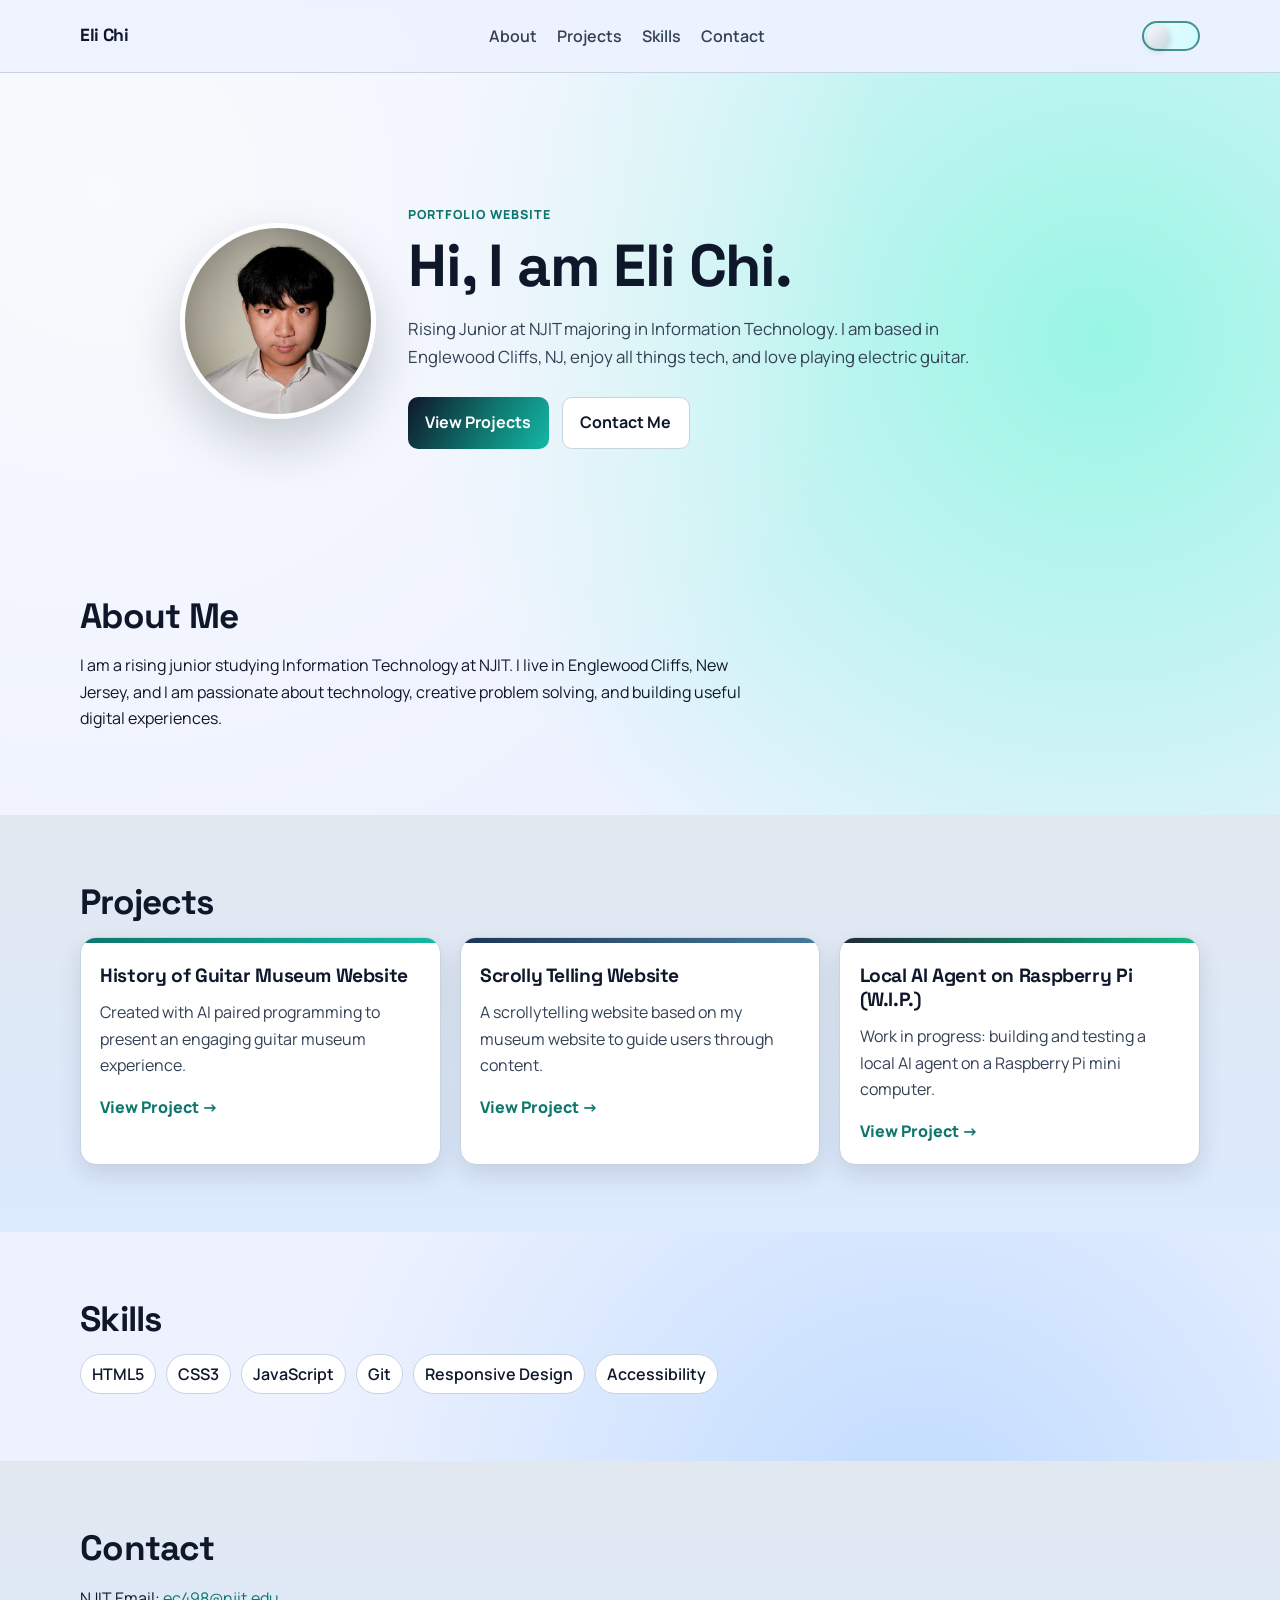
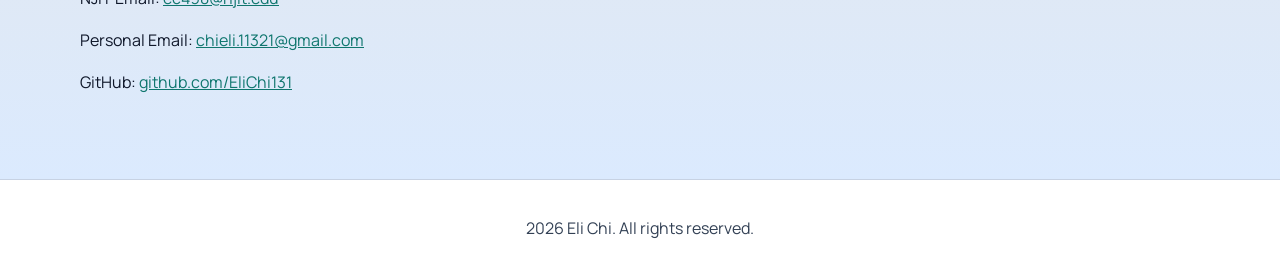
<file: index.html>
<!DOCTYPE html>
<html lang="en">
  <head>
    <meta charset="UTF-8" />
    <meta name="viewport" content="width=device-width, initial-scale=1.0" />
    <meta
      name="description"
      content="Personal portfolio website showcasing projects, skills, and contact information."
    />
    <title>Eli Chi | Portfolio</title>
    <link rel="preconnect" href="https://fonts.googleapis.com" />
    <link rel="preconnect" href="https://fonts.gstatic.com" crossorigin />
    <link
      href="https://fonts.googleapis.com/css2?family=Manrope:wght@400;500;600;700;800&family=Space+Grotesk:wght@500;700&display=swap"
      rel="stylesheet"
    />
    <link rel="stylesheet" href="css/styles.css" />
  </head>
  <body>
    <header class="site-header">
      <div class="container nav-wrap">
        <a class="brand" href="#home">Eli Chi</a>
        <nav id="siteNav" class="site-nav" aria-label="Main navigation">
          <a href="#about">About</a>
          <a href="#projects">Projects</a>
          <a href="#skills">Skills</a>
          <a href="#contact">Contact</a>
        </nav>
        <div class="header-controls">
          <button class="theme-toggle" id="themeToggle" type="button" aria-label="Switch to dark mode">Dark</button>
          <button class="menu-toggle" id="menuToggle" aria-label="Toggle navigation" aria-expanded="false">
            Menu
          </button>
        </div>
      </div>
    </header>

    <main id="home">
      <section class="hero">
        <div class="container hero-content hero-layout">
          <img
            class="headshot"
            src="assets/images/headshot/image.png"
            alt="Headshot of Eli Chi"
          />
          <div class="hero-text">
            <p class="eyebrow">Portfolio Website</p>
            <h1>Hi, I am Eli Chi.</h1>
            <p class="subtitle">
              Rising Junior at NJIT majoring in Information Technology. I am based in
              Englewood Cliffs, NJ, enjoy all things tech, and love playing electric guitar.
            </p>
            <div class="hero-actions">
              <a class="btn btn-primary" href="#projects">View Projects</a>
              <a class="btn btn-secondary" href="#contact">Contact Me</a>
            </div>
          </div>
        </div>
      </section>

      <section id="about" class="section">
        <div class="container">
          <h2>About Me</h2>
          <p class="prose">
            I am a rising junior studying Information Technology at NJIT. I live in
            Englewood Cliffs, New Jersey, and I am passionate about technology, creative
            problem solving, and building useful digital experiences.
          </p>
        </div>
      </section>

      <section id="projects" class="section section-alt">
        <div class="container">
          <h2>Projects</h2>
          <div class="project-grid">
            <article class="card project-card museum-card">
              <h3>History of Guitar Museum Website</h3>
              <p>Created with AI paired programming to present an engaging guitar museum experience.</p>
              <a class="card-link" href="projects/guitar-museum.html" aria-label="Open History of Guitar Museum project page">View Project</a>
            </article>
            <article class="card project-card scrolly-card">
              <h3>Scrolly Telling Website</h3>
              <p>A scrollytelling website based on my museum website to guide users through content.</p>
              <a class="card-link" href="projects/scrolly-telling.html" aria-label="Open Scrolly Telling project page">View Project</a>
            </article>
            <article class="card project-card ai-card">
              <h3>Local AI Agent on Raspberry Pi (W.I.P.)</h3>
              <p>Work in progress: building and testing a local AI agent on a Raspberry Pi mini computer.</p>
              <a class="card-link" href="projects/local-ai-agent.html" aria-label="Open Local AI Agent project page">View Project</a>
            </article>
          </div>
        </div>
      </section>

      <section id="skills" class="section">
        <div class="container">
          <h2>Skills</h2>
          <ul class="pill-list">
            <li>HTML5</li>
            <li>CSS3</li>
            <li>JavaScript</li>
            <li>Git</li>
            <li>Responsive Design</li>
            <li>Accessibility</li>
          </ul>
        </div>
      </section>

      <section id="contact" class="section section-alt">
        <div class="container">
          <h2>Contact</h2>
          <p>NJIT Email: <a href="mailto:ec498@njit.edu">ec498@njit.edu</a></p>
          <p>Personal Email: <a href="mailto:chieli.11321@gmail.com">chieli.11321@gmail.com</a></p>
          <p>GitHub: <a href="https://github.com/EliChi131" target="_blank" rel="noopener noreferrer">github.com/EliChi131</a></p>
        </div>
      </section>
    </main>

    <footer class="site-footer">
      <div class="container">
        <p><span id="year"></span> Eli Chi. All rights reserved.</p>
      </div>
    </footer>

    <script src="js/main.js"></script>
  </body>
</html>
</file>
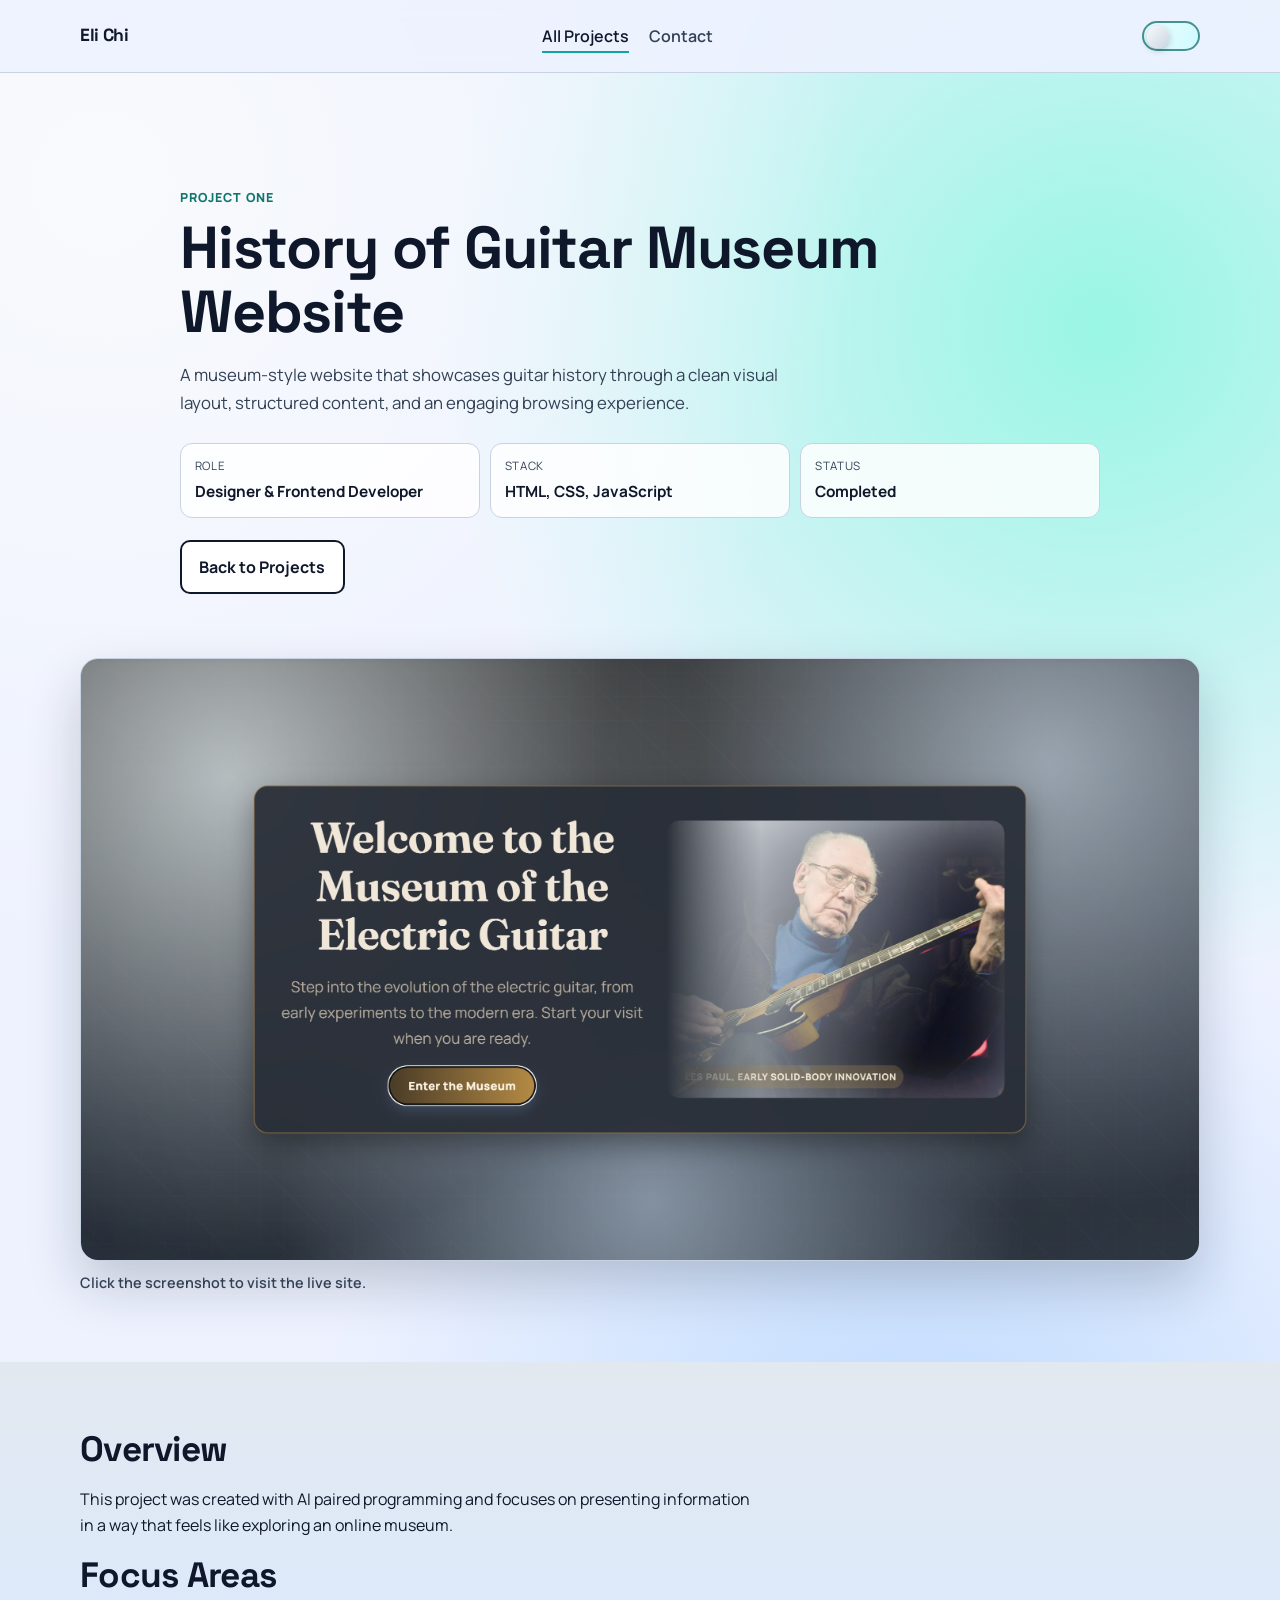
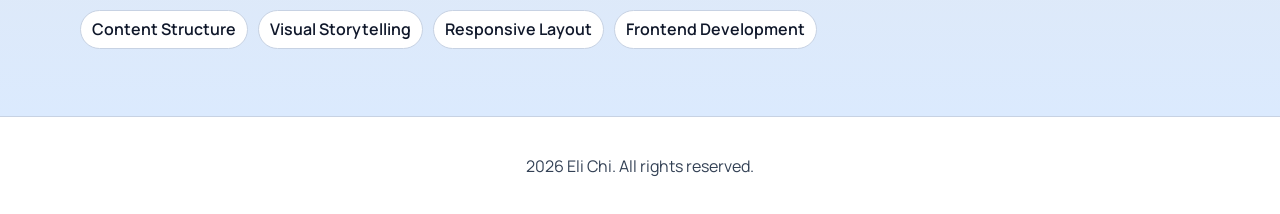
<file: projects/guitar-museum.html>
<!DOCTYPE html>
<html lang="en">
  <head>
    <meta charset="UTF-8" />
    <meta name="viewport" content="width=device-width, initial-scale=1.0" />
    <meta
      name="description"
      content="Project details for the History of Guitar Museum website by Eli Chi."
    />
    <title>History of Guitar Museum | Eli Chi</title>
    <link rel="preconnect" href="https://fonts.googleapis.com" />
    <link rel="preconnect" href="https://fonts.gstatic.com" crossorigin />
    <link
      href="https://fonts.googleapis.com/css2?family=Manrope:wght@400;500;600;700;800&family=Space+Grotesk:wght@500;700&display=swap"
      rel="stylesheet"
    />
    <link rel="stylesheet" href="../css/styles.css" />
  </head>
  <body class="project-page project-museum">
    <header class="site-header">
      <div class="container nav-wrap">
        <a class="brand" href="../index.html">Eli Chi</a>
        <nav id="siteNav" class="site-nav" aria-label="Project navigation">
          <a class="active-link" href="../index.html#projects">All Projects</a>
          <a href="../index.html#contact">Contact</a>
        </nav>
        <div class="header-controls">
          <button class="theme-toggle" id="themeToggle" type="button" aria-label="Switch to dark mode">Dark</button>
          <button class="menu-toggle" id="menuToggle" aria-label="Toggle navigation" aria-expanded="false">
            Menu
          </button>
        </div>
      </div>
    </header>

    <main>
      <section class="hero">
        <div class="container hero-content">
          <p class="eyebrow">Project One</p>
          <h1>History of Guitar Museum Website</h1>
          <p class="subtitle">
            A museum-style website that showcases guitar history through a clean visual layout,
            structured content, and an engaging browsing experience.
          </p>
          <ul class="project-meta">
            <li><span>Role</span><strong>Designer & Frontend Developer</strong></li>
            <li><span>Stack</span><strong>HTML, CSS, JavaScript</strong></li>
            <li><span>Status</span><strong>Completed</strong></li>
          </ul>
          <div class="hero-actions">
            <a class="btn btn-back" href="../index.html#projects">Back to Projects</a>
          </div>
        </div>
      </section>

      <section class="section project-media-wrap">
        <div class="container">
          <a class="project-cover-link" href="https://elichi131.github.io/MidTermProject/" target="_blank" rel="noopener noreferrer" aria-label="Open live History of Guitar Museum site">
            <img class="project-cover" src="../assets/images/projects/Museum%20Project.png" alt="Screenshot of the History of Guitar Museum project" />
          </a>
          <p class="project-cover-caption">Click the screenshot to visit the live site.</p>
        </div>
      </section>

      <section class="section section-alt">
        <div class="container">
          <h2>Overview</h2>
          <p class="prose">
            This project was created with AI paired programming and focuses on presenting
            information in a way that feels like exploring an online museum.
          </p>
          <h2>Focus Areas</h2>
          <ul class="pill-list">
            <li>Content Structure</li>
            <li>Visual Storytelling</li>
            <li>Responsive Layout</li>
            <li>Frontend Development</li>
          </ul>
        </div>
      </section>
    </main>

    <footer class="site-footer">
      <div class="container">
        <p><span id="year"></span> Eli Chi. All rights reserved.</p>
      </div>
    </footer>

    <script src="../js/main.js"></script>
  </body>
</html>
</file>
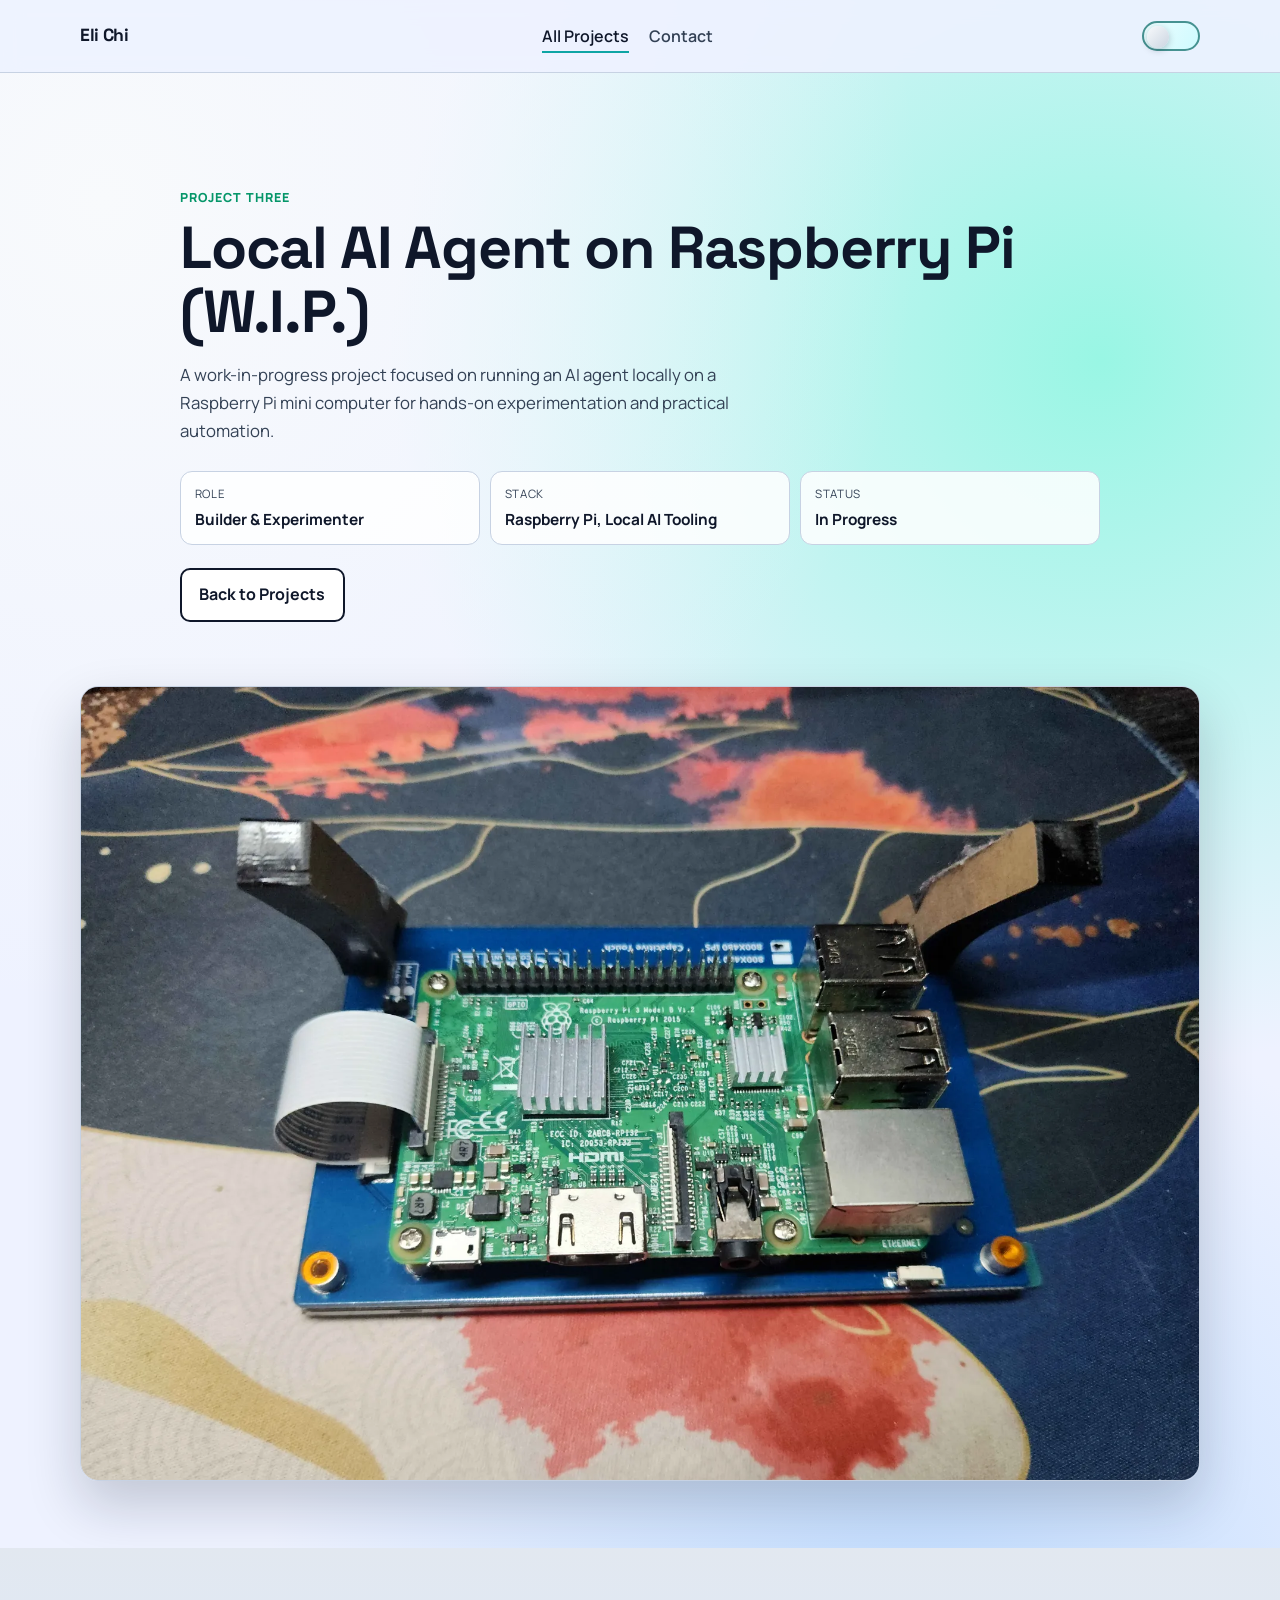
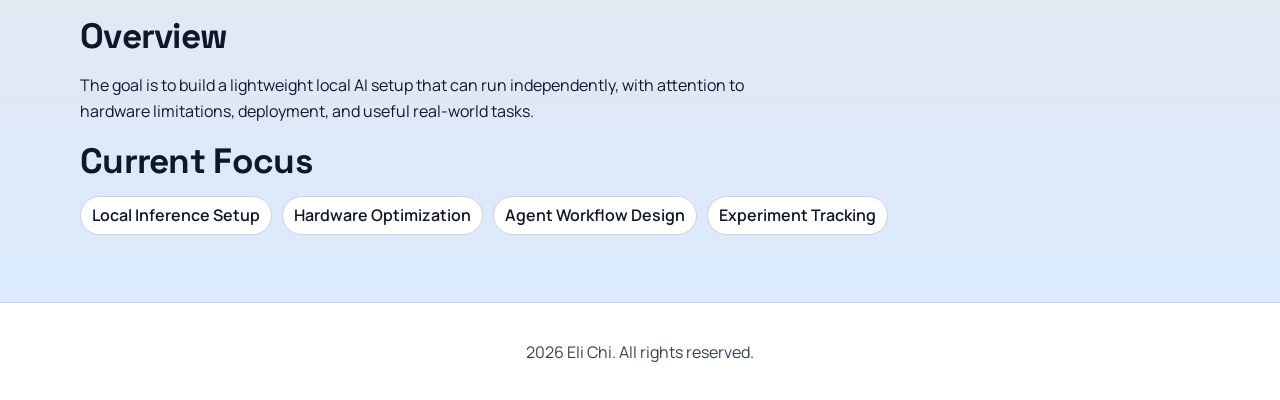
<file: projects/local-ai-agent.html>
<!DOCTYPE html>
<html lang="en">
  <head>
    <meta charset="UTF-8" />
    <meta name="viewport" content="width=device-width, initial-scale=1.0" />
    <meta
      name="description"
      content="Project details for the Local AI Agent on Raspberry Pi by Eli Chi."
    />
    <title>Local AI Agent on Raspberry Pi | Eli Chi</title>
    <link rel="preconnect" href="https://fonts.googleapis.com" />
    <link rel="preconnect" href="https://fonts.gstatic.com" crossorigin />
    <link
      href="https://fonts.googleapis.com/css2?family=Manrope:wght@400;500;600;700;800&family=Space+Grotesk:wght@500;700&display=swap"
      rel="stylesheet"
    />
    <link rel="stylesheet" href="../css/styles.css" />
  </head>
  <body class="project-page project-ai">
    <header class="site-header">
      <div class="container nav-wrap">
        <a class="brand" href="../index.html">Eli Chi</a>
        <nav id="siteNav" class="site-nav" aria-label="Project navigation">
          <a class="active-link" href="../index.html#projects">All Projects</a>
          <a href="../index.html#contact">Contact</a>
        </nav>
        <div class="header-controls">
          <button class="theme-toggle" id="themeToggle" type="button" aria-label="Switch to dark mode">Dark</button>
          <button class="menu-toggle" id="menuToggle" aria-label="Toggle navigation" aria-expanded="false">
            Menu
          </button>
        </div>
      </div>
    </header>

    <main>
      <section class="hero">
        <div class="container hero-content">
          <p class="eyebrow">Project Three</p>
          <h1>Local AI Agent on Raspberry Pi (W.I.P.)</h1>
          <p class="subtitle">
            A work-in-progress project focused on running an AI agent locally on a Raspberry Pi
            mini computer for hands-on experimentation and practical automation.
          </p>
          <ul class="project-meta">
            <li><span>Role</span><strong>Builder & Experimenter</strong></li>
            <li><span>Stack</span><strong>Raspberry Pi, Local AI Tooling</strong></li>
            <li><span>Status</span><strong>In Progress</strong></li>
          </ul>
          <div class="hero-actions">
            <a class="btn btn-back" href="../index.html#projects">Back to Projects</a>
          </div>
        </div>
      </section>

      <section class="section project-media-wrap">
        <div class="container">
          <img class="project-cover" src="../assets/images/projects/Raspberry%20Pi.png" alt="Screenshot of the local AI agent Raspberry Pi project" />
        </div>
      </section>

      <section class="section section-alt">
        <div class="container">
          <h2>Overview</h2>
          <p class="prose">
            The goal is to build a lightweight local AI setup that can run independently,
            with attention to hardware limitations, deployment, and useful real-world tasks.
          </p>
          <h2>Current Focus</h2>
          <ul class="pill-list">
            <li>Local Inference Setup</li>
            <li>Hardware Optimization</li>
            <li>Agent Workflow Design</li>
            <li>Experiment Tracking</li>
          </ul>
        </div>
      </section>
    </main>

    <footer class="site-footer">
      <div class="container">
        <p><span id="year"></span> Eli Chi. All rights reserved.</p>
      </div>
    </footer>

    <script src="../js/main.js"></script>
  </body>
</html>
</file>
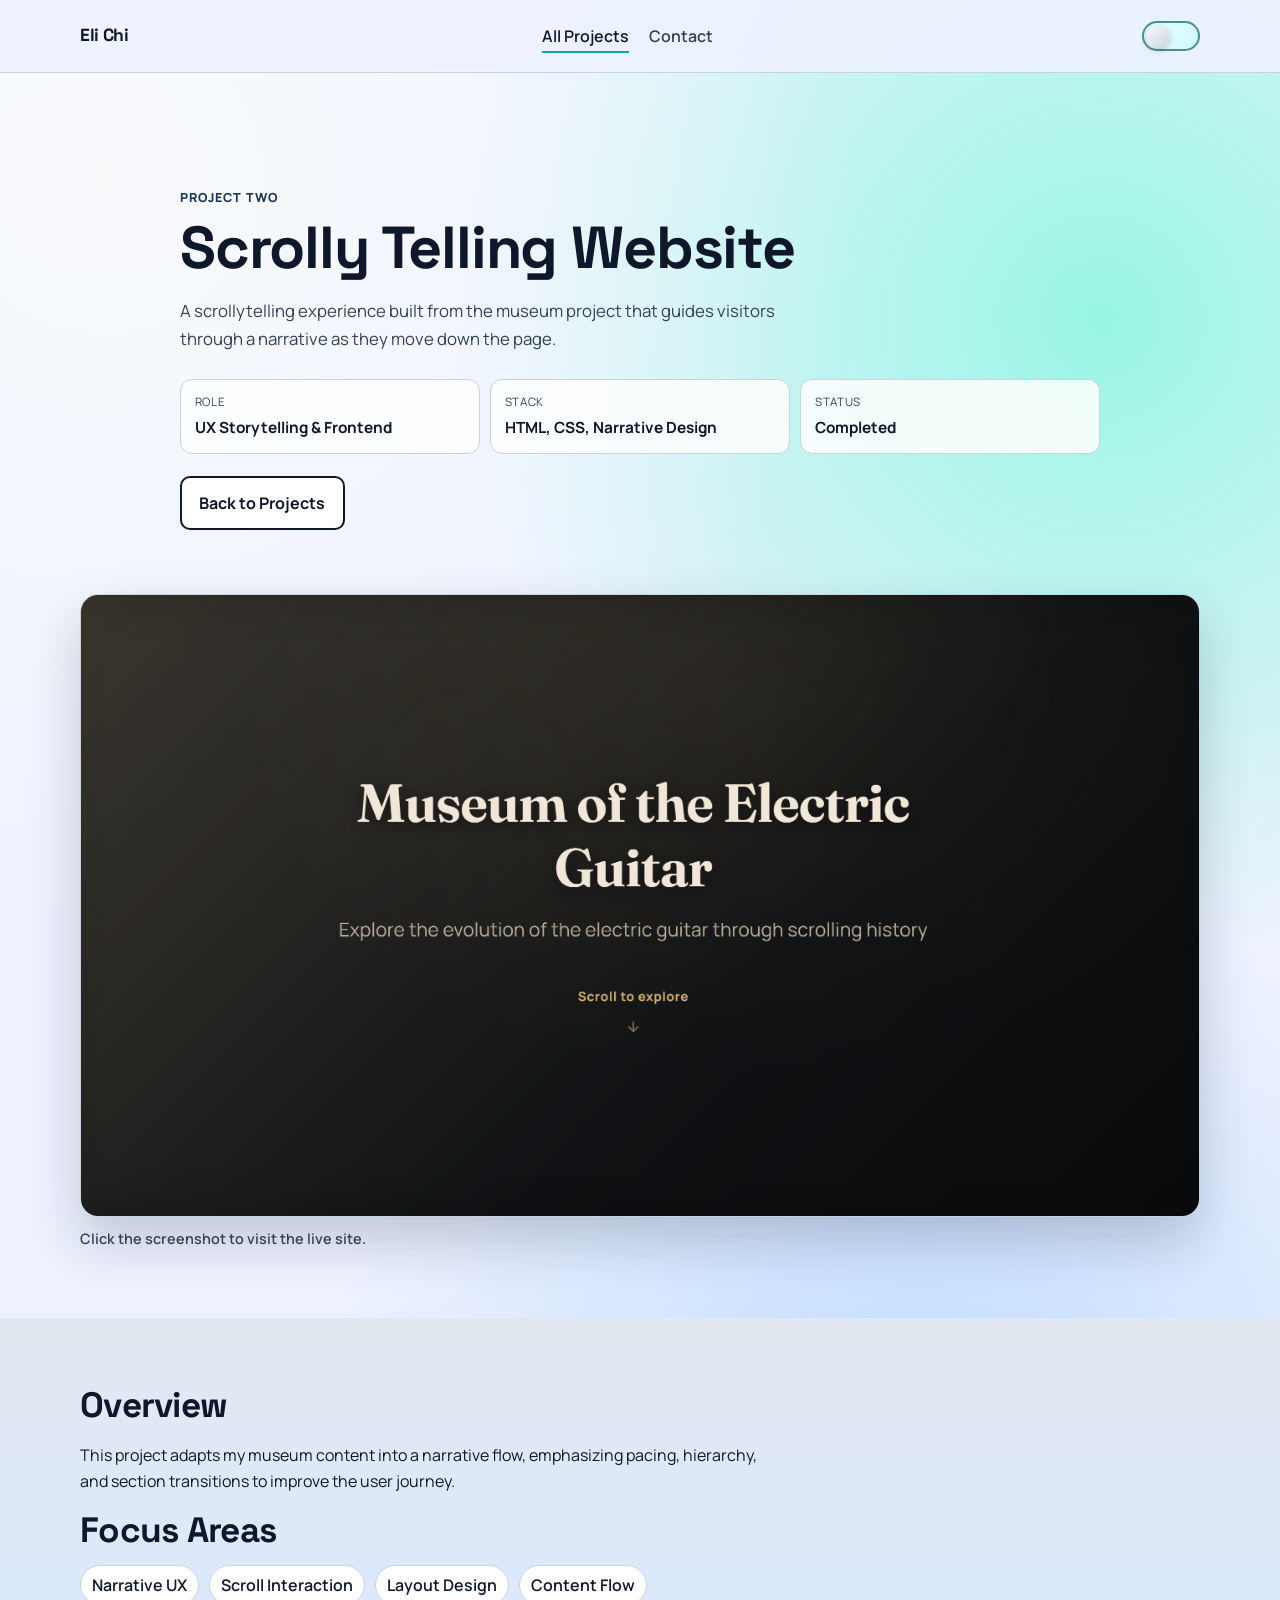
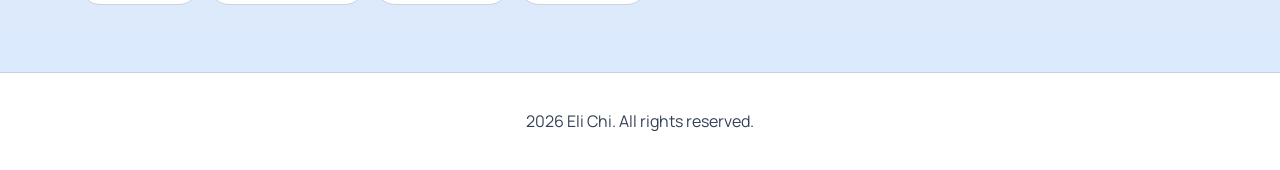
<file: projects/scrolly-telling.html>
<!DOCTYPE html>
<html lang="en">
  <head>
    <meta charset="UTF-8" />
    <meta name="viewport" content="width=device-width, initial-scale=1.0" />
    <meta
      name="description"
      content="Project details for the Scrolly Telling website by Eli Chi."
    />
    <title>Scrolly Telling Website | Eli Chi</title>
    <link rel="preconnect" href="https://fonts.googleapis.com" />
    <link rel="preconnect" href="https://fonts.gstatic.com" crossorigin />
    <link
      href="https://fonts.googleapis.com/css2?family=Manrope:wght@400;500;600;700;800&family=Space+Grotesk:wght@500;700&display=swap"
      rel="stylesheet"
    />
    <link rel="stylesheet" href="../css/styles.css" />
  </head>
  <body class="project-page project-scrolly">
    <header class="site-header">
      <div class="container nav-wrap">
        <a class="brand" href="../index.html">Eli Chi</a>
        <nav id="siteNav" class="site-nav" aria-label="Project navigation">
          <a class="active-link" href="../index.html#projects">All Projects</a>
          <a href="../index.html#contact">Contact</a>
        </nav>
        <div class="header-controls">
          <button class="theme-toggle" id="themeToggle" type="button" aria-label="Switch to dark mode">Dark</button>
          <button class="menu-toggle" id="menuToggle" aria-label="Toggle navigation" aria-expanded="false">
            Menu
          </button>
        </div>
      </div>
    </header>

    <main>
      <section class="hero">
        <div class="container hero-content">
          <p class="eyebrow">Project Two</p>
          <h1>Scrolly Telling Website</h1>
          <p class="subtitle">
            A scrollytelling experience built from the museum project that guides visitors
            through a narrative as they move down the page.
          </p>
          <ul class="project-meta">
            <li><span>Role</span><strong>UX Storytelling & Frontend</strong></li>
            <li><span>Stack</span><strong>HTML, CSS, Narrative Design</strong></li>
            <li><span>Status</span><strong>Completed</strong></li>
          </ul>
          <div class="hero-actions">
            <a class="btn btn-back" href="../index.html#projects">Back to Projects</a>
          </div>
        </div>
      </section>

      <section class="section project-media-wrap">
        <div class="container">
          <a class="project-cover-link" href="https://elichi131.github.io/Scrolly-Telling/" target="_blank" rel="noopener noreferrer" aria-label="Open live Scrolly Telling site">
            <img class="project-cover" src="../assets/images/projects/Scrolly%20Telling.png" alt="Screenshot of the Scrolly Telling project" />
          </a>
          <p class="project-cover-caption">Click the screenshot to visit the live site.</p>
        </div>
      </section>

      <section class="section section-alt">
        <div class="container">
          <h2>Overview</h2>
          <p class="prose">
            This project adapts my museum content into a narrative flow, emphasizing pacing,
            hierarchy, and section transitions to improve the user journey.
          </p>
          <h2>Focus Areas</h2>
          <ul class="pill-list">
            <li>Narrative UX</li>
            <li>Scroll Interaction</li>
            <li>Layout Design</li>
            <li>Content Flow</li>
          </ul>
        </div>
      </section>
    </main>

    <footer class="site-footer">
      <div class="container">
        <p><span id="year"></span> Eli Chi. All rights reserved.</p>
      </div>
    </footer>

    <script src="../js/main.js"></script>
  </body>
</html>
</file>
<file: css/styles.css>
:root {
  --bg: #eef2ff;
  --surface: #ffffff;
  --surface-alt: #e2e8f0;
  --text: #0f172a;
  --muted: #334155;
  --primary: #0ea5a4;
  --primary-dark: #0f766e;
  --focus: #f59e0b;
  --border: #c7d2e3;
  --header-bg: rgba(238, 242, 255, 0.9);
  --bg-glow-one: #f8fafc;
  --bg-glow-two: #99f6e4;
  --bg-glow-three: #bfdbfe;
  --alt-bg-start: #e2e8f0;
  --alt-bg-end: #dbeafe;
  --shadow-sm: 0 10px 24px rgba(15, 23, 42, 0.12);
  --shadow-lg: 0 24px 54px rgba(15, 23, 42, 0.2);
  --radius: 16px;
}

:root[data-theme="dark"] {
  --bg: #020617;
  --surface: #0f172a;
  --surface-alt: #111827;
  --text: #e2e8f0;
  --muted: #94a3b8;
  --primary: #2dd4bf;
  --primary-dark: #5eead4;
  --focus: #fbbf24;
  --border: #334155;
  --header-bg: rgba(2, 6, 23, 0.85);
  --bg-glow-one: #1e1b4b;
  --bg-glow-two: #164e63;
  --bg-glow-three: #172554;
  --alt-bg-start: #0f172a;
  --alt-bg-end: #1e293b;
  --shadow-sm: 0 10px 24px rgba(2, 6, 23, 0.5);
  --shadow-lg: 0 24px 54px rgba(2, 6, 23, 0.65);
}

* {
  box-sizing: border-box;
}

html {
  scroll-behavior: smooth;
}

body {
  margin: 0;
  font-family: "Manrope", "Segoe UI", Tahoma, Geneva, Verdana, sans-serif;
  color: var(--text);
  background:
    radial-gradient(circle at 8% 10%, var(--bg-glow-one) 0%, transparent 38%),
    radial-gradient(circle at 86% 18%, var(--bg-glow-two) 0%, transparent 36%),
    radial-gradient(circle at 72% 82%, var(--bg-glow-three) 0%, transparent 35%),
    var(--bg);
  line-height: 1.65;
  text-rendering: optimizeLegibility;
}

.container {
  width: min(1120px, 92%);
  margin: 0 auto;
}

h1,
h2,
h3,
.brand {
  font-family: "Space Grotesk", "Segoe UI", Tahoma, Geneva, Verdana, sans-serif;
  letter-spacing: -0.02em;
}

a {
  color: var(--primary-dark);
}

a:hover {
  color: var(--primary);
}

a:focus-visible,
button:focus-visible {
  outline: 3px solid var(--focus);
  outline-offset: 3px;
  border-radius: 8px;
}

.site-header {
  position: sticky;
  top: 0;
  z-index: 100;
  background: var(--header-bg);
  backdrop-filter: blur(10px);
  border-bottom: 1px solid var(--border);
}

.nav-wrap {
  display: flex;
  align-items: center;
  justify-content: space-between;
  min-height: 72px;
}

.brand {
  text-decoration: none;
  color: var(--text);
  font-size: 1.1rem;
  font-weight: 700;
}

.site-nav {
  display: flex;
  gap: 1.25rem;
}

.header-controls {
  display: flex;
  align-items: center;
  gap: 0.55rem;
  margin-left: 1rem;
}

.theme-toggle {
  position: relative;
  width: 58px;
  height: 30px;
  border: 2px solid color-mix(in srgb, var(--primary-dark) 70%, var(--border));
  background: linear-gradient(120deg, #ecfeff, #cffafe);
  border-radius: 999px;
  cursor: pointer;
  transition: transform 0.2s ease, box-shadow 0.2s ease, background-color 0.2s ease;
  padding: 0;
  font-size: 0;
  line-height: 0;
}

.theme-toggle::before {
  content: "";
  position: absolute;
  top: 3px;
  left: 3px;
  width: 22px;
  height: 22px;
  border-radius: 50%;
  background: linear-gradient(135deg, #f8fafc, #cbd5e1);
  box-shadow: 0 2px 7px rgba(15, 23, 42, 0.25);
  transition: transform 0.25s ease;
}

:root[data-theme="dark"] .theme-toggle {
  border-color: var(--border);
  background: color-mix(in srgb, #0f172a 70%, #334155);
}

:root[data-theme="dark"] .theme-toggle::before {
  transform: translateX(28px);
  background: linear-gradient(135deg, #fef3c7, #f59e0b);
}

.theme-toggle:hover {
  transform: translateY(-1px);
  box-shadow: var(--shadow-sm);
}

.site-nav a {
  color: var(--muted);
  text-decoration: none;
  font-weight: 600;
  position: relative;
}

.site-nav a::after {
  content: "";
  position: absolute;
  left: 0;
  bottom: -0.25rem;
  width: 100%;
  height: 2px;
  background: var(--primary);
  transform: scaleX(0);
  transform-origin: left;
  transition: transform 0.22s ease;
}

.site-nav a:hover::after,
.site-nav a.active-link::after {
  transform: scaleX(1);
}

.site-nav a.active-link {
  color: var(--text);
}

.menu-toggle {
  display: none;
  border: 1px solid var(--border);
  background: var(--surface);
  padding: 0.35rem 0.6rem;
  border-radius: 0.4rem;
  cursor: pointer;
}

.hero {
  padding: 7.5rem 0 5rem;
}

.hero-content {
  max-width: 920px;
}

.hero-layout {
  display: flex;
  align-items: center;
  gap: 2rem;
}

.hero-text {
  max-width: 62ch;
}

.headshot {
  width: clamp(126px, 18vw, 196px);
  aspect-ratio: 1 / 1;
  border-radius: 50%;
  object-fit: cover;
  object-position: 26% center;
  border: 5px solid #ffffff;
  box-shadow: var(--shadow-lg);
  flex-shrink: 0;
}

.eyebrow {
  color: var(--primary-dark);
  font-weight: 800;
  font-size: 0.78rem;
  letter-spacing: 0.08em;
  text-transform: uppercase;
  margin-bottom: 0.5rem;
}

.hero h1 {
  font-size: clamp(2.2rem, 4.8vw, 3.7rem);
  line-height: 1.08;
  margin: 0 0 1rem;
}

.subtitle {
  color: var(--muted);
  margin-bottom: 1.65rem;
  max-width: 60ch;
  font-size: 1.05rem;
}

.hero-actions {
  display: flex;
  gap: 0.85rem;
  flex-wrap: wrap;
}

.btn {
  display: inline-flex;
  align-items: center;
  justify-content: center;
  text-decoration: none;
  font-weight: 700;
  padding: 0.74rem 1.08rem;
  border-radius: 10px;
  transition: transform 0.2s ease, box-shadow 0.2s ease, background-color 0.2s ease;
}

.btn:hover {
  transform: translateY(-2px);
  box-shadow: var(--shadow-sm);
}

.btn-primary {
  background: linear-gradient(120deg, #0f172a, #0f766e 55%, #14b8a6);
  color: #ffffff;
}

.btn-secondary {
  background: var(--surface);
  color: var(--text);
  border: 1px solid var(--border);
}

.btn-visit {
  background: linear-gradient(120deg, #0f172a, #0f766e 52%, #14b8a6);
  color: #ffffff;
  border: 1px solid #0f172a;
  box-shadow: 0 12px 28px rgba(15, 23, 42, 0.24);
}

.btn-visit:hover {
  box-shadow: 0 16px 30px rgba(15, 23, 42, 0.28);
}

.btn-back {
  background: var(--surface);
  color: var(--text);
  border: 2px solid var(--text);
}

.btn-back:hover {
  background: var(--surface-alt);
}

.section {
  padding: 4.2rem 0;
}

.section-alt {
  background: linear-gradient(180deg, var(--alt-bg-start) 0%, var(--alt-bg-end) 100%);
}

.section h2 {
  margin-top: 0;
  margin-bottom: 0.9rem;
  font-size: clamp(1.65rem, 3vw, 2.2rem);
  line-height: 1.15;
}

.prose {
  max-width: 68ch;
}

.project-grid {
  display: grid;
  grid-template-columns: repeat(auto-fit, minmax(240px, 1fr));
  gap: 1.2rem;
}

.card {
  background: var(--surface);
  border: 1px solid var(--border);
  border-radius: var(--radius);
  padding: 1.2rem;
  box-shadow: var(--shadow-sm);
}

.card:hover {
  transform: translateY(-3px);
  transition: transform 0.2s ease;
}

.project-card {
  position: relative;
  overflow: hidden;
}

.project-card::before {
  content: "";
  position: absolute;
  inset: 0 auto auto 0;
  width: 100%;
  height: 5px;
}

.museum-card::before {
  background: linear-gradient(90deg, #0f766e, #14b8a6);
}

.scrolly-card::before {
  background: linear-gradient(90deg, #1d3557, #457b9d);
}

.ai-card::before {
  background: linear-gradient(90deg, #1f2937, #10b981);
}

.card h3 {
  margin-top: 0.45rem;
  margin-bottom: 0.7rem;
  font-size: 1.2rem;
  line-height: 1.25;
}

.card p {
  margin: 0 0 1rem;
  color: var(--muted);
}

.card-link {
  font-weight: 800;
  text-decoration: none;
}

.card-link::after {
  content: " ->";
}

.pill-list {
  display: flex;
  flex-wrap: wrap;
  gap: 0.6rem;
  list-style: none;
  padding: 0;
  margin: 0;
}

.pill-list li {
  background: var(--surface);
  border: 1px solid var(--border);
  border-radius: 999px;
  padding: 0.35rem 0.7rem;
  font-weight: 600;
}

.project-page {
  --project-accent: #0f766e;
}

.project-page .hero {
  padding-top: 6.4rem;
  padding-bottom: 3rem;
}

.project-museum {
  --project-accent: #0f766e;
}

.project-scrolly {
  --project-accent: #1d3557;
}

.project-ai {
  --project-accent: #059669;
}

.project-page .eyebrow {
  color: var(--project-accent);
}

.project-meta {
  list-style: none;
  display: grid;
  grid-template-columns: repeat(auto-fit, minmax(180px, 1fr));
  gap: 0.65rem;
  padding: 0;
  margin: 1.15rem 0 1.4rem;
}

.project-meta li {
  border: 1px solid var(--border);
  border-radius: 12px;
  padding: 0.75rem 0.85rem;
  background: color-mix(in srgb, var(--surface) 85%, transparent);
}

.project-meta span {
  display: block;
  text-transform: uppercase;
  font-size: 0.72rem;
  letter-spacing: 0.06em;
  color: var(--muted);
  margin-bottom: 0.2rem;
}

.project-meta strong {
  font-size: 0.96rem;
}

.project-media-wrap {
  padding-top: 1rem;
}

.project-cover {
  display: block;
  width: 100%;
  border-radius: 18px;
  border: 1px solid var(--border);
  box-shadow: var(--shadow-lg);
}

.project-cover-link {
  display: block;
  border-radius: 18px;
}

.project-cover-link:hover .project-cover {
  transform: translateY(-3px);
  box-shadow: 0 28px 56px rgba(15, 23, 42, 0.26);
}

.project-cover-caption {
  margin: 0.65rem 0 0;
  color: var(--muted);
  font-size: 0.9rem;
  font-weight: 600;
}

.site-footer {
  border-top: 1px solid var(--border);
  background: var(--surface);
  padding: 1.2rem 0;
  text-align: center;
  color: var(--muted);
}

@media (max-width: 768px) {
  .hero-layout {
    flex-direction: column;
    align-items: flex-start;
  }

  .hero {
    padding-top: 6rem;
  }

  .headshot {
    width: 136px;
  }

  .menu-toggle {
    display: inline-block;
  }

  .site-nav {
    position: absolute;
    right: 4%;
    top: 70px;
    flex-direction: column;
    background: var(--surface);
    border: 1px solid var(--border);
    border-radius: 0.6rem;
    padding: 0.8rem;
    box-shadow: var(--shadow-sm);
    display: none;
  }

  .header-controls {
    margin-left: auto;
  }

  .site-nav.show {
    display: flex;
  }
}
</file>
